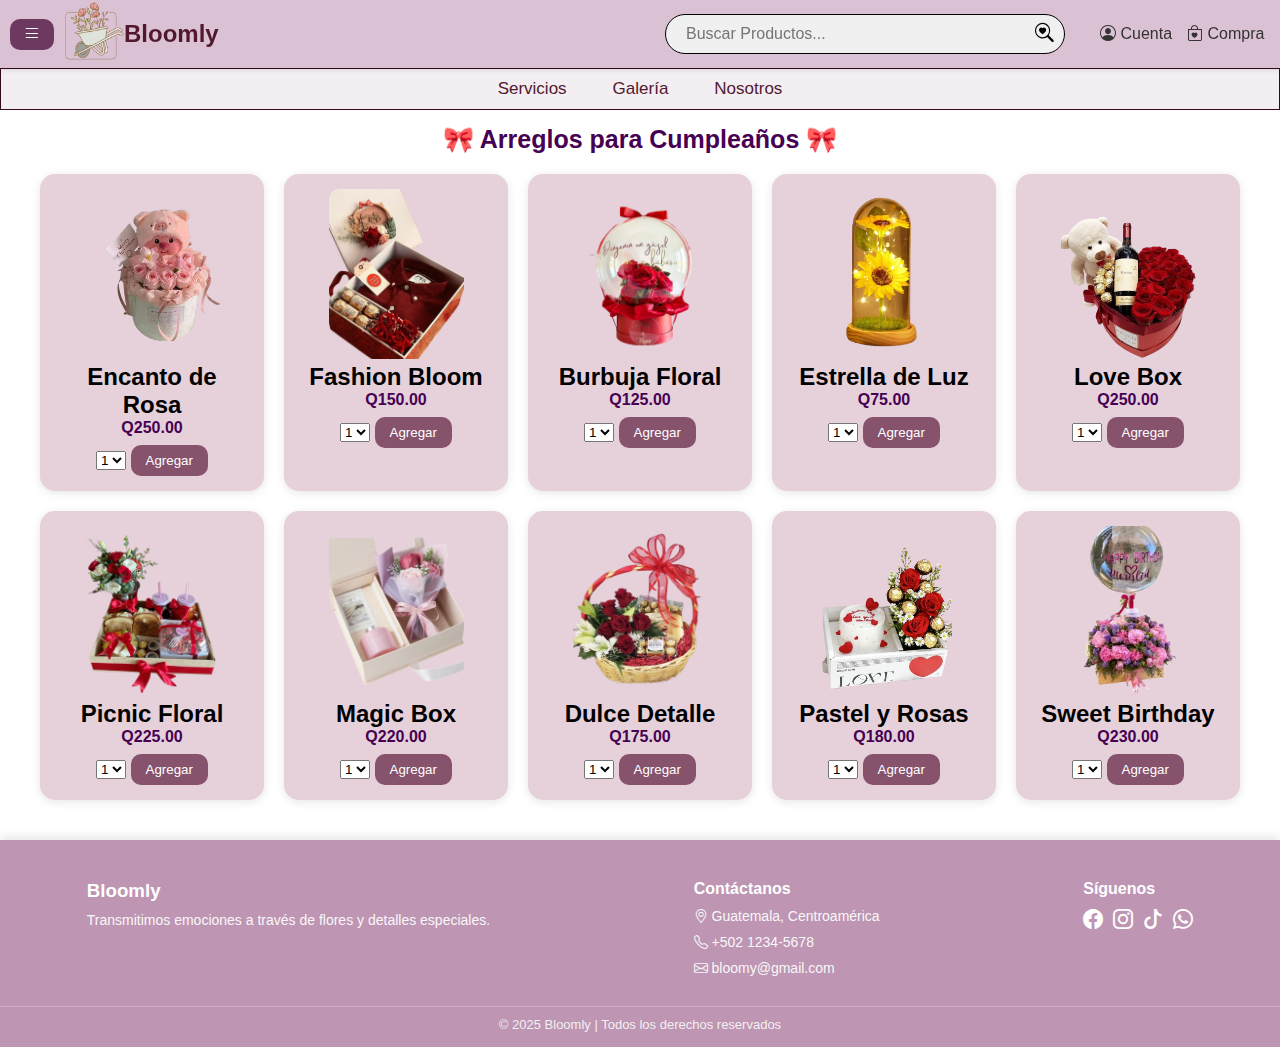
<file: HTML/arreglose.html>
<!DOCTYPE html>
<html lang="es">
<head>
  <meta charset="UTF-8">
  <meta name="viewport" content="width=device-width, initial-scale=1.0">
  <title>Arreglos Especiales</title>
  <link rel="stylesheet" href="../CSS/arreglose.css" />
  <link rel="stylesheet" href="https://cdn.jsdelivr.net/npm/bootstrap-icons@1.11.3/font/bootstrap-icons.min.css">
</head>

<body>
  <header>
    <nav class="nav">
      <div class="d1">
        <!-- Botón del menú hamburguesa -->
        <div class="ctg">
          <button class="menu-btn" id="menu-btn">
            <i class="bi bi-list"></i>
          </button>
        </div>

        <div class="logo">
          <a href="../index.html">
            <img src="../IMG/logo.png" alt="inicio" />
          </a>
          <h1 class="p1">Bloomly</h1>
        </div>
      </div>

      <div class="d2">
        <div class="busqueda">
          <input type="text" placeholder="Buscar Productos..." />
          <button><i class="bi bi-search-heart"></i></button>
        </div>

        <div class="icons">
          <a href="../HTML/cuenta.html" class="icon-link">
            <i class="bi bi-person-circle"></i> Cuenta
          </a>
          <a href="#" class="icon-link" id="btn-carrito">
            <i class="bi bi-bag-heart"></i> Compra
          </a>
        </div>
      </div>
    </nav>

    <div class="nav2">
      <ul class="ul1">
        <li><a class="l1" href="../HTML/servicios.html">Servicios</a></li>
        <li><a class="l1" href="../HTML/galeria.html">Galería</a></li>
        <li><a class="l1" href="../HTML/nosotros.html">Nosotros</a></li>
      </ul>
    </div>
  </header>

  <!-- Fondo oscuro al abrir el menú -->
  <div class="overlay" id="overlay"></div>

  <!-- Menú lateral -->
  <div class="menu-lateral" id="menu-lateral">
    <div class="mc">
      <button class="close-btn" id="close-btn"><i class="bi bi-list"></i></button>
      <h1>Categorías</h1>
    </div>

    <ul class="menu-lista">
      <li>
        <a href="../HTML/floresn.html" class="ic">
          <i class="bi bi-flower1"></i> Flores Naturales
        </a>
      </li>
      <li>
        <a href="../HTML/ramos.html" class="ic">
          <i class="bi bi-flower2"></i> Ramos Florales
        </a>
      </li>
      <li>
        <a href="../HTML/arreglosb.html" class="ic">
          <i class="bi bi-heart"></i> Arreglos para Boda
        </a>
      </li>
      <li>
        <a href="../HTML/arreglose.html" class="ic">
          <i class="bi bi-gift"></i> Arreglos Especiales
        </a>
      </li>
    </ul>
  </div>

  <!-- 🔹 Contenido principal -->
  <main>
    <h2 class="titulo-categoria">🎀 Arreglos para Cumpleaños 🎀</h2>
    <div class="productos">
      <!-- Producto 1 -->
      <div class="producto">
        <img src="../IMG/encanto rosa.png" alt="Rosas rojas">
        <h2>Encanto de Rosa</h2>
        <p class="precio">Q250.00</p>
        <select>
          <option value="1">1</option><option value="2">2</option><option value="3">3</option>
        </select>
        <button class="agregar-btn">Agregar</button>
      </div>

      <!-- Producto 2 -->
      <div class="producto">
        <img src="../IMG/fashion bloom.png" alt="Tulipanes">
        <h2>Fashion Bloom</h2>
        <p class="precio">Q150.00</p>
        <select>
          <option value="1">1</option><option value="2">2</option><option value="3">3</option>
        </select>
        <button class="agregar-btn">Agregar</button>
      </div>

      <!-- Producto 3 -->
      <div class="producto">
        <img src="../IMG/globo floral.png" alt="Lirios Blancos">
        <h2>Burbuja Floral</h2>
        <p class="precio">Q125.00</p>
        <select>
          <option value="1">1</option><option value="2">2</option><option value="3">3</option>
        </select>
        <button class="agregar-btn">Agregar</button>
      </div>

      <!-- Producto 4 -->
      <div class="producto">
        <img src="../IMG/estrella.png" alt="Margaritas">
        <h2>Estrella de Luz </h2>
        <p class="precio">Q75.00</p>
        <select>
          <option value="1">1</option><option value="2">2</option><option value="3">3</option>
        </select>
        <button class="agregar-btn">Agregar</button>
      </div>

      <!-- Producto 5 -->
      <div class="producto">
        <img src="../IMG/love box.png" alt="Girasoles">
        <h2>Love Box</h2>
        <p class="precio">Q250.00</p>
        <select>
          <option value="1">1</option><option value="2">2</option><option value="3">3</option>
        </select>
        <button class="agregar-btn">Agregar</button>
      </div>

      <!-- Producto 6 -->
      <div class="producto">
        <img src="../IMG/picnic.png" alt="Orquídeas">
        <h2>Picnic Floral</h2>
        <p class="precio">Q225.00</p>
        <select>
          <option value="1">1</option><option value="2">2</option><option value="3">3</option>
        </select>
        <button class="agregar-btn">Agregar</button>
      </div>

      <!-- Producto 7 -->
      <div class="producto">
        <img src="../IMG/magic.png" alt="Girasoles">
        <h2>Magic Box</h2>
        <p class="precio">Q220.00</p>
        <select>
          <option value="1">1</option><option value="2">2</option><option value="3">3</option>
        </select>
        <button class="agregar-btn">Agregar</button>
      </div>

      <!-- Producto 8 -->
      <div class="producto">
        <img src="../IMG/dulce detalle.png" alt="Girasoles">
        <h2>Dulce Detalle</h2>
        <p class="precio">Q175.00</p>
        <select>
          <option value="1">1</option><option value="2">2</option><option value="3">3</option>
        </select>
        <button class="agregar-btn">Agregar</button>
      </div>

      <!-- Producto 9 -->
      <div class="producto">
        <img src="../IMG/pastel y rosas.png" alt="Girasoles">
        <h2>Pastel y Rosas</h2>
        <p class="precio">Q180.00</p>
        <select>
          <option value="1">1</option><option value="2">2</option><option value="3">3</option>
        </select>
        <button class="agregar-btn">Agregar</button>
      </div>

      <!-- Producto 10 -->
      <div class="producto">
        <img src="../IMG/sweet.png" alt="Girasoles">
        <h2>Sweet Birthday</h2>
        <p class="precio">Q230.00</p>
        <select>
          <option value="1">1</option><option value="2">2</option><option value="3">3</option>
        </select>
        <button class="agregar-btn">Agregar</button>
      </div>
    </div>
  </main>

  <!-- VENTANA CARRITO -->
<div class="carrito" id="carrito">
  <div class="carrito-contenido">
    <div class="carrito-header">
      <h2><i class="bi bi-bag-heart"></i> Tus Compras</h2>
      <button id="cerrarCarrito" aria-label="Cerrar carrito">✕</button>
    </div>

    <ul id="listaCarrito"></ul>

    <div class="carrito-footer">
      <p id="total">Total: Q0.00</p>
      <div class="botones-carrito">
        <button id="vaciarCarrito">Vaciar</button>
      </div>
    </div>
  </div>
</div>
  <script src="../JS/carrito.js"></script>
  <script src="../JS/arreglose.js"></script>

  

  <footer class="footer">
    <div class="footer-contenido">

      <div class="footer-seccion">
        <h3>Bloomly</h3>
        <p>Transmitimos emociones a través de flores y detalles especiales.</p>
      </div>

      <div class="footer-seccion">
        <h4>Contáctanos</h4>
        <p><i class="bi bi-geo-alt"></i> Guatemala, Centroamérica</p>
        <p><i class="bi bi-telephone"></i> +502 1234-5678</p>
        <p><i class="bi bi-envelope"></i> bloomy@gmail.com</p>
      </div>

      <div class="footer-seccion redes">
        <h4>Síguenos</h4>
        <div class="iconos-redes">
          <a href="#"><i class="bi bi-facebook"></i></a>
          <a href="#"><i class="bi bi-instagram"></i></a>
          <a href="#"><i class="bi bi-tiktok"></i></a>
          <a href="#"><i class="bi bi-whatsapp"></i></a>
        </div>
      </div>
    </div>

    <div class="footer-final">
      <p>© 2025 Bloomly | Todos los derechos reservados</p>
    </div>
  </footer>

</body>

</html>
</file>
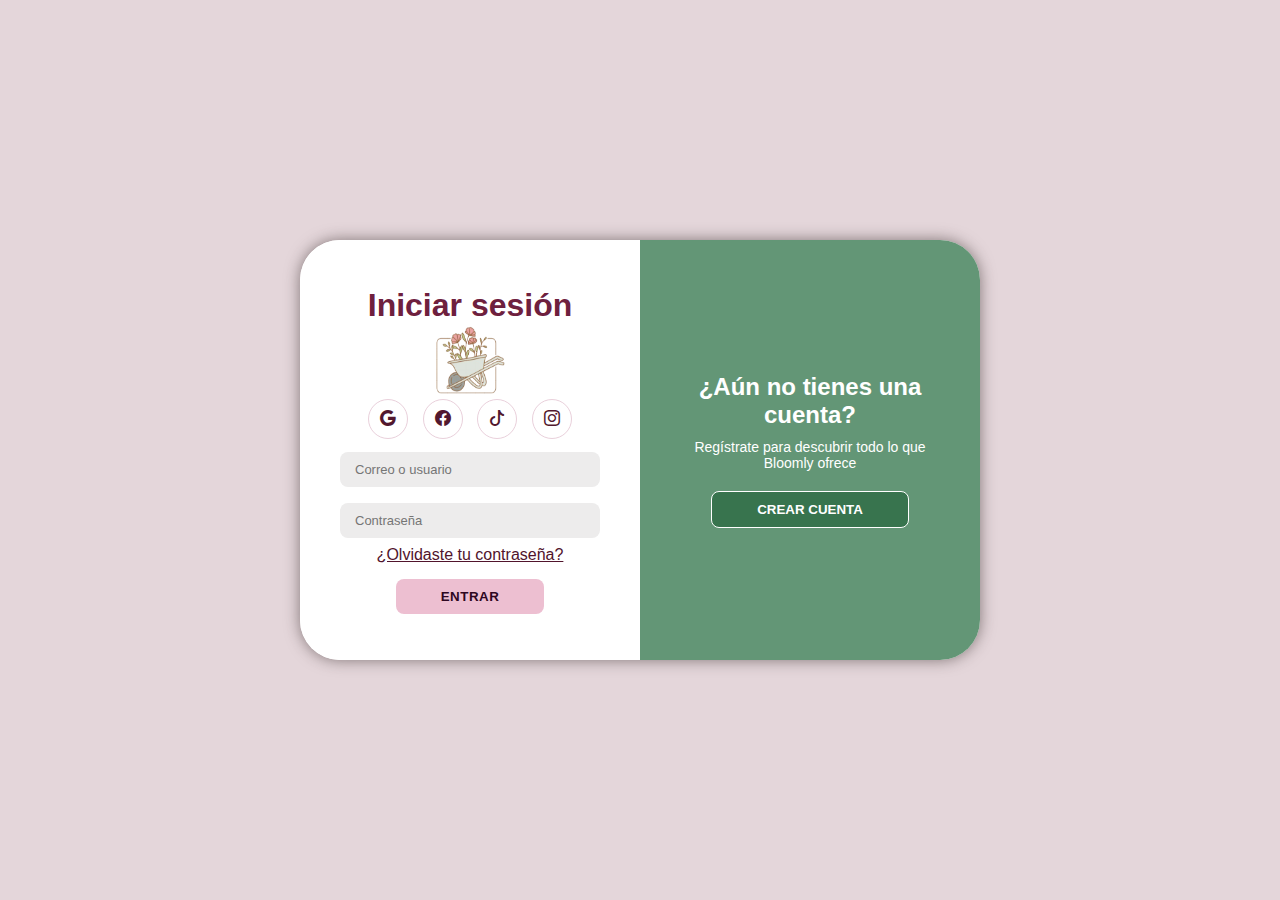
<file: HTML/cuenta.html>
<!DOCTYPE html>
<html lang="es">
<head>
  <meta charset="UTF-8">
  <meta name="viewport" content="width=device-width, initial-scale=1.0">
  <title>Cuenta - Bloomly</title>
  <link rel="stylesheet" href="https://cdn.jsdelivr.net/npm/bootstrap-icons@1.11.3/font/bootstrap-icons.min.css">
  <link rel="stylesheet" href="../CSS/cuenta.css">
</head>
<body>

  <div class="container" id="container">

    <div class="form-container sign-in">
      <form>
        <h1>Iniciar sesión</h1>
        <img class="logo" src="../IMG/logo.png" alt="logo">
        <div class="iconos">
          <a href="#"><i class="bi bi-google"></i></a>
          <a href="#"><i class="bi bi-facebook"></i></a>
          <a href="#"><i class="bi bi-tiktok"></i></a>
          <a href="#"><i class="bi bi-instagram"></i></a>
        </div>
        <input type="email" placeholder="Correo o usuario">
        <input type="password" placeholder="Contraseña">
        <a href="#">¿Olvidaste tu contraseña?</a>
        <button type="button" onclick="window.location.href='/index.html';">Entrar</button>
      </form>
    </div>

    <div class="form-container sign-up">
      <form>
        <h1>Crear cuenta</h1>
        <img class="logo" src="../IMG/logo.png " alt="logo">
        <div class="iconos">
          <a href="#"><i class="bi bi-google"></i></a>
          <a href="#"><i class="bi bi-facebook"></i></a>
          <a href="#"><i class="bi bi-tiktok"></i></a>
          <a href="#"><i class="bi bi-instagram"></i></a>
        </div>
        <input type="text" placeholder="Nombre completo">
        <input type="email" placeholder="Correo electrónico">
        <input type="password" placeholder="Contraseña">
        <button type="button" onclick="window.location.href='/index.html';">Registrarse</button>
      </form>
    </div>

    <div class="toggle-container">
      <div class="toggle">
        <div class="toggle-panel toggle-left">
          <h1>¿Ya tienes una cuenta?</h1>
          <p>Inicia sesión para acceder a todas las funciones de Bloomly</p>
          <button class="hidden" id="login">Iniciar sesión</button>
        </div>
        <div class="toggle-panel toggle-right">
          <h1>¿Aún no tienes una cuenta?</h1>
          <p>Regístrate para descubrir todo lo que Bloomly ofrece</p>
          <button class="hidden" id="register">Crear cuenta</button>
        </div>
      </div>
    </div>

  </div>

  <script src="../JS/cuenta.js"></script>
</body>
</html>
</file>
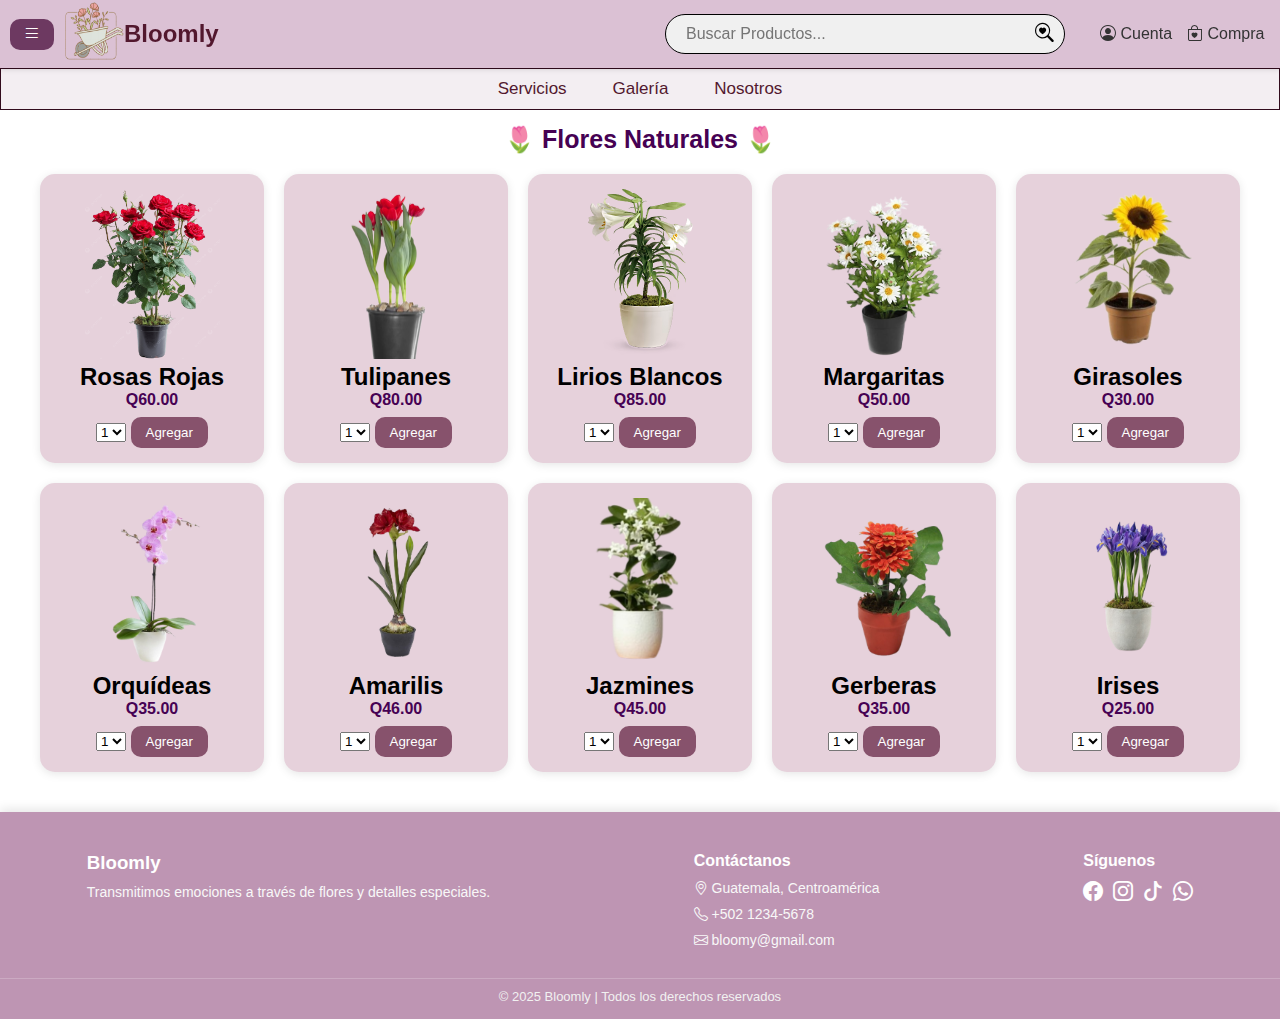
<file: HTML/floresn.html>
<!DOCTYPE html>
<html lang="es">
<head>
  <meta charset="UTF-8" />
  <meta name="viewport" content="width=device-width, initial-scale=1.0">
  <title>Flores Naturales</title>
  <link rel="stylesheet" href="../CSS/floresn.css" />
  <link rel="stylesheet" href="https://cdn.jsdelivr.net/npm/bootstrap-icons@1.11.3/font/bootstrap-icons.min.css"/>
</head>

<body>
  <header>
    <nav class="nav">
      <div class="d1">
        <!-- Botón del menú hamburguesa -->
        <div class="ctg">
          <button class="menu-btn" id="menu-btn">
            <i class="bi bi-list"></i>
          </button>
        </div>

        <div class="logo">
          <a href="../index.html">
            <img src="../IMG/logo.png" alt="inicio" />
          </a>
          <h1 class="p1">Bloomly</h1>
        </div>
      </div>

      <div class="d2">
        <div class="busqueda">
          <input type="text" placeholder="Buscar Productos..." />
          <button><i class="bi bi-search-heart"></i></button>
        </div>

        <div class="icons">
          <a href="../HTML/cuenta.html" class="icon-link">
            <i class="bi bi-person-circle"></i> Cuenta
          </a>
          <a href="#" class="icon-link" id="btn-carrito">
            <i class="bi bi-bag-heart"></i> Compra
          </a>
        </div>
      </div>
    </nav>

    <div class="nav2">
      <ul class="ul1">
        <li><a class="l1" href="../HTML/servicios.html">Servicios</a></li>
        <li><a class="l1" href="../HTML/galeria.html">Galería</a></li>
        <li><a class="l1" href="../HTML/nosotros.html">Nosotros</a></li>
      </ul>
    </div>
  </header>

  <!-- Fondo oscuro al abrir el menú -->
  <div class="overlay" id="overlay"></div>

  <!-- Menú lateral -->
  <div class="menu-lateral" id="menu-lateral">
    <div class="mc">
      <button class="close-btn" id="close-btn"><i class="bi bi-list"></i></button>
      <h1>Categorías</h1>
    </div>

    <ul class="menu-lista">
      <li>
        <a href="../HTML/floresn.html" class="ic">
          <i class="bi bi-flower1"></i> Flores Naturales
        </a>
      </li>
      <li>
        <a href="../HTML/ramos.html" class="ic">
          <i class="bi bi-flower2"></i> Ramos Florales
        </a>
      </li>
      <li>
        <a href="../HTML/arreglosb.html" class="ic">
          <i class="bi bi-heart"></i> Arreglos para Boda
        </a>
      </li>
      <li>
        <a href="../HTML/arreglose.html" class="ic">
          <i class="bi bi-gift"></i> Arreglos Especiales
        </a>
      </li>
    </ul>
  </div>

  <!-- 🔹 Contenido principal -->
  <main>
    <h2 class="titulo-categoria">🌷 Flores Naturales 🌷</h2>
    <div class="productos">
      <!-- Producto 1 -->
      <div class="producto">
        <img src="../IMG/rosas rojas.png" alt="Rosas rojas">
        <h2>Rosas Rojas</h2>
        <p class="precio">Q60.00</p>
        <select>
          <option value="1">1</option><option value="2">2</option><option value="3">3</option>
        </select>
        <button class="agregar-btn">Agregar</button>
      </div>

      <!-- Producto 2 -->
      <div class="producto">
        <img src="../IMG/tulipanes.png" alt="Tulipanes">
        <h2>Tulipanes</h2>
        <p class="precio">Q80.00</p>
        <select>
          <option value="1">1</option><option value="2">2</option><option value="3">3</option>
        </select>
        <button class="agregar-btn">Agregar</button>
      </div>

      <!-- Producto 3 -->
      <div class="producto">
        <img src="../IMG/lirios blancos.avif" alt="Lirios Blancos">
        <h2>Lirios Blancos</h2>
        <p class="precio">Q85.00</p>
        <select>
          <option value="1">1</option><option value="2">2</option><option value="3">3</option>
        </select>
        <button class="agregar-btn">Agregar</button>
      </div>

      <!-- Producto 4 -->
      <div class="producto">
        <img src="../IMG/margaritas.png" alt="Margaritas">
        <h2>Margaritas</h2>
        <p class="precio">Q50.00</p>
        <select>
          <option value="1">1</option><option value="2">2</option><option value="3">3</option>
        </select>
        <button class="agregar-btn">Agregar</button>
      </div>

      <!-- Producto 5 -->
      <div class="producto">
        <img src="../IMG/girasol.png" alt="Girasoles">
        <h2>Girasoles</h2>
        <p class="precio">Q30.00</p>
        <select>
          <option value="1">1</option><option value="2">2</option><option value="3">3</option>
        </select>
        <button class="agregar-btn">Agregar</button>
      </div>

      <!-- Producto 6 -->
      <div class="producto">
        <img src="../IMG/orquidea.png" alt="Orquídeas">
        <h2>Orquídeas</h2>
        <p class="precio">Q35.00</p>
        <select>
          <option value="1">1</option><option value="2">2</option><option value="3">3</option>
        </select>
        <button class="agregar-btn">Agregar</button>
      </div>

      <!-- Producto 7 -->
      <div class="producto">
        <img src="../IMG/amarilis.png" alt="Girasoles">
        <h2>Amarilis</h2>
        <p class="precio">Q46.00</p>
        <select>
          <option value="1">1</option><option value="2">2</option><option value="3">3</option>
        </select>
        <button class="agregar-btn">Agregar</button>
      </div>

      <!-- Producto 8 -->
      <div class="producto">
        <img src="../IMG/Jazmin.png" alt="Girasoles">
        <h2>Jazmines</h2>
        <p class="precio">Q45.00</p>
        <select>
          <option value="1">1</option><option value="2">2</option><option value="3">3</option>
        </select>
        <button class="agregar-btn">Agregar</button>
      </div>

      <!-- Producto 9 -->
      <div class="producto">
        <img src="../IMG/gerbera.png" alt="Girasoles">
        <h2>Gerberas</h2>
        <p class="precio">Q35.00</p>
        <select>
          <option value="1">1</option><option value="2">2</option><option value="3">3</option>
        </select>
        <button class="agregar-btn">Agregar</button>
      </div>

      <!-- Producto 10 -->
      <div class="producto">
        <img src="../IMG/iris.png" alt="Girasoles">
        <h2>Irises</h2>
        <p class="precio">Q25.00</p>
        <select>
          <option value="1">1</option><option value="2">2</option><option value="3">3</option>
        </select>
        <button class="agregar-btn">Agregar</button>
      </div>
    </div>
  </main>
  
  <!-- VENTANA CARRITO -->
<div class="carrito" id="carrito">
  <div class="carrito-contenido">
    <div class="carrito-header">
      <h2><i class="bi bi-bag-heart"></i> Tus Compras</h2>
      <button id="cerrarCarrito" aria-label="Cerrar carrito">✕</button>
    </div>

    <ul id="listaCarrito"></ul>

    <div class="carrito-footer">
      <p id="total">Total: Q0.00</p>
      <div class="botones-carrito">
        <button id="vaciarCarrito">Vaciar</button>
      </div>
    </div>
  </div>
</div>


  <script src="../JS/floresn.js"></script>
  <script src="../JS/carrito.js"></script>
  

  <footer class="footer">
    <div class="footer-contenido">

      <div class="footer-seccion">
        <h3>Bloomly</h3>
        <p>Transmitimos emociones a través de flores y detalles especiales.</p>
      </div>

      <div class="footer-seccion">
        <h4>Contáctanos</h4>
        <p><i class="bi bi-geo-alt"></i> Guatemala, Centroamérica</p>
        <p><i class="bi bi-telephone"></i> +502 1234-5678</p>
        <p><i class="bi bi-envelope"></i> bloomy@gmail.com</p>
      </div>

      <div class="footer-seccion redes">
        <h4>Síguenos</h4>
        <div class="iconos-redes">
          <a href="#"><i class="bi bi-facebook"></i></a>
          <a href="#"><i class="bi bi-instagram"></i></a>
          <a href="#"><i class="bi bi-tiktok"></i></a>
          <a href="#"><i class="bi bi-whatsapp"></i></a>
        </div>
      </div>
    </div>

    <div class="footer-final">
      <p>© 2025 Bloomly | Todos los derechos reservados</p>
    </div>
  </footer>

</body>

</html>
</file>
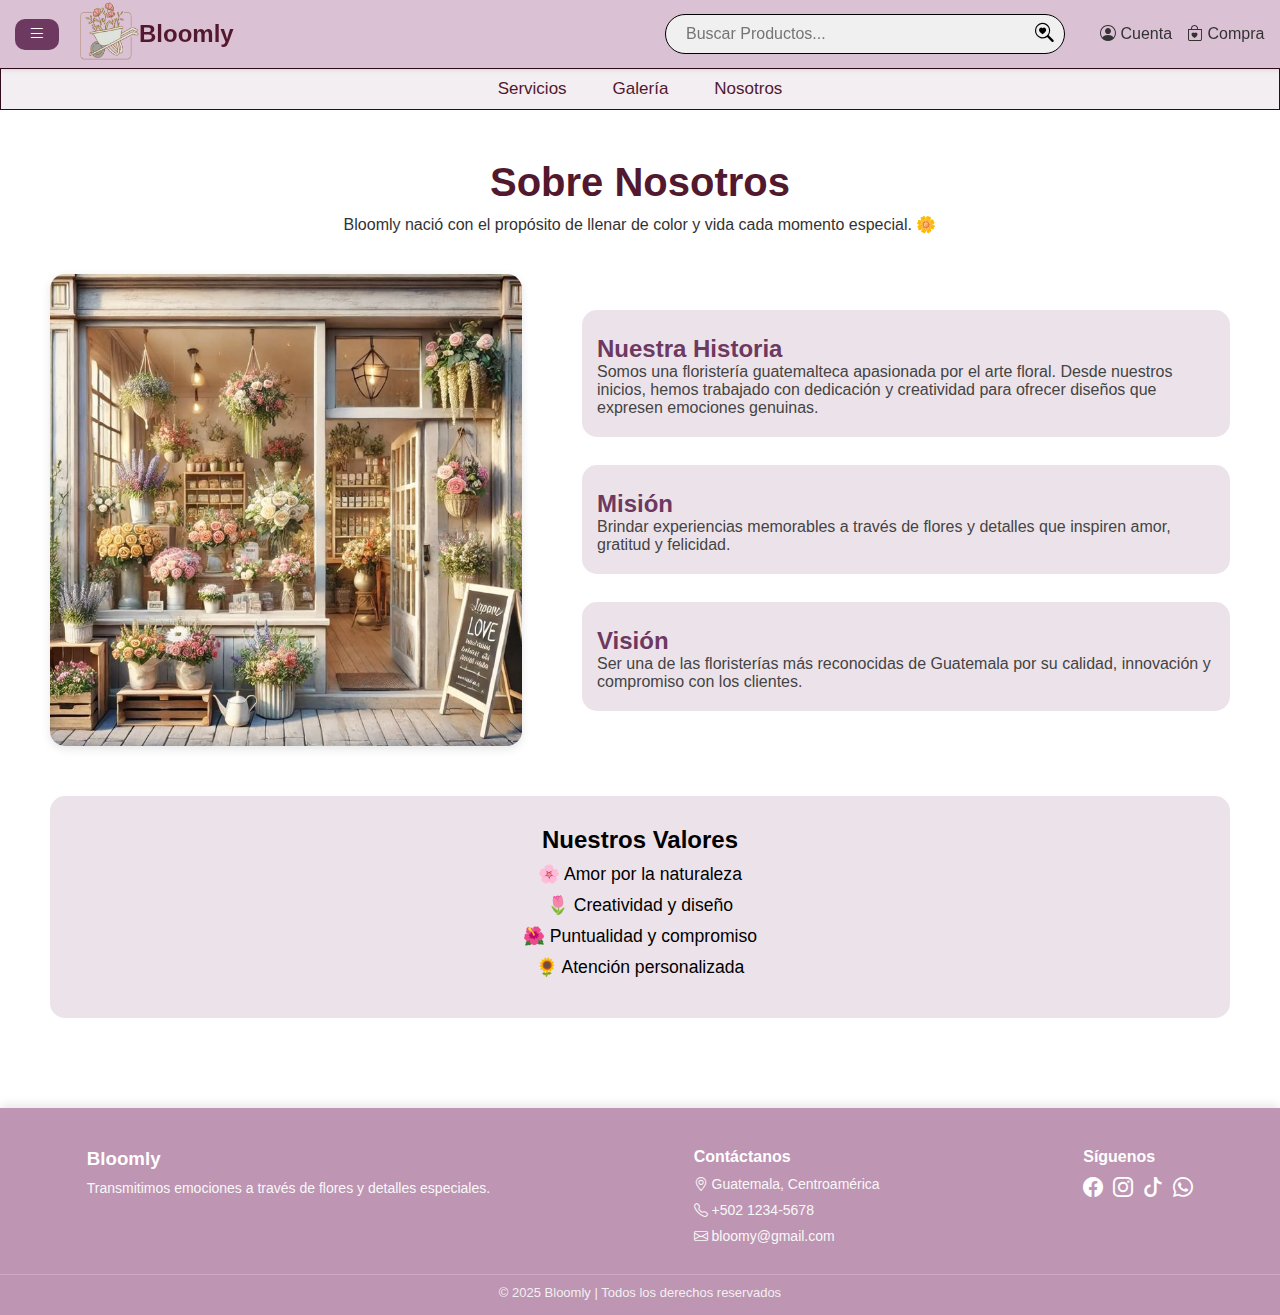
<file: HTML/nosotros.html>
<!DOCTYPE html>
<html lang="es">
<head>
  <meta charset="UTF-8" />
  <meta name="viewport" content="width=device-width, initial-scale=1.0" />
  <title>Nosotros</title>
  <link rel="stylesheet" href="../CSS/nosotros.css" />
  <link rel="stylesheet" href="https://cdn.jsdelivr.net/npm/bootstrap-icons@1.11.3/font/bootstrap-icons.min.css"/>
</head>

<body>
  <header>
    <nav class="nav">
      <div class="d1">
        <!-- Botón del menú hamburguesa -->
        <div class="ctg">
          <button class="menu-btn" id="menu-btn">
            <i class="bi bi-list"></i>
          </button>
        </div>

        <div class="logo">
          <a href="../index.html">
            <img src="../IMG/logo.png" alt="inicio" />
          </a>
          <h1 class="p1">Bloomly</h1>
        </div>
      </div>

      <div class="d2">
        <div class="busqueda">
          <input type="text" placeholder="Buscar Productos..." />
          <button><i class="bi bi-search-heart"></i></button>
        </div>

        <div class="icons">
          <a href="../HTML/cuenta.html" class="icon-link">
            <i class="bi bi-person-circle"></i> Cuenta
          </a>
          <a href="#" class="icon-link" id="btn-carrito">
            <i class="bi bi-bag-heart"></i> Compra
          </a>
        </div>
      </div>
    </nav>

    <div class="nav2">
      <ul class="ul1">
        <li><a class="l1" href="../HTML/servicios.html">Servicios</a></li>
        <li><a class="l1" href="../HTML/galeria.html">Galería</a></li>
        <li><a class="l1" href="../HTML/nosotros.html">Nosotros</a></li>
      </ul>
    </div>
  </header>

  <!-- Fondo oscuro al abrir el menú -->
  <div class="overlay" id="overlay"></div>

  <!-- Menú lateral -->
  <div class="menu-lateral" id="menu-lateral">
    <div class="mc">
      <button class="close-btn" id="close-btn"><i class="bi bi-list"></i></button>
      <h1>Categorías</h1>
    </div>

    <ul class="menu-lista">
      <li>
        <a href="../HTML/floresn.html" class="ic">
          <i class="bi bi-flower1"></i> Flores Naturales
        </a>
      </li>
      <li>
        <a href="../HTML/ramos.html" class="ic">
          <i class="bi bi-flower2"></i> Ramos Florales
        </a>
      </li>
      <li>
        <a href="../HTML/arreglosb.html" class="ic">
          <i class="bi bi-heart"></i> Arreglos para Boda
        </a>
      </li>
      <li>
        <a href="../HTML/arreglose.html" class="ic">
          <i class="bi bi-gift"></i> Arreglos Especiales
        </a>
      </li>
    </ul>
  </div>

    <main class="nosotros">
        <section class="intro">
            <h1>Sobre Nosotros</h1>
            <p>Bloomly nació con el propósito de llenar de color y vida cada momento especial. 🌼</p>
        </section>

        <section class="contenido">
            <img src="../IMG/bloomly.jpeg" alt="Tienda Bloomly">
            <div class="texto">
                <div class="ns">
                    <h2>Nuestra Historia</h2>
                    <p>Somos una floristería guatemalteca apasionada por el arte floral. Desde nuestros inicios, hemos trabajado con dedicación y creatividad para ofrecer diseños que expresen emociones genuinas.</p>
                </div>

                <div class="ns">
                    <h2>Misión</h2>
                    <p>Brindar experiencias memorables a través de flores y detalles que inspiren amor, gratitud y felicidad.</p>
                </div>

                <div class="ns">
                    <h2>Visión</h2>
                    <p>Ser una de las floristerías más reconocidas de Guatemala por su calidad, innovación y compromiso con los clientes.</p>
                </div>
            </div>
        </section>

        <section class="valores">
            <h2>Nuestros Valores</h2>
            <ul>
              <li>🌸 Amor por la naturaleza</li>
              <li>🌷 Creatividad y diseño</li>
              <li>🌺 Puntualidad y compromiso</li>
              <li>🌻 Atención personalizada</li>
            </ul>
        </section>
    </main>

        <!-- VENTANA CARRITO -->
    <div class="carrito" id="carrito">
      <div class="carrito-contenido">
        <div class="carrito-header">
          <h2><i class="bi bi-bag-heart"></i> Tus Compras</h2>
          <button id="cerrarCarrito" aria-label="Cerrar carrito">✕</button>
        </div>

        <ul id="listaCarrito"></ul>

        <div class="carrito-footer">
          <p id="total">Total: Q0.00</p>
          <div class="botones-carrito">
            <button id="vaciarCarrito">Vaciar</button>
          </div>
        </div>
      </div>
    </div>

    <script src="../JS/nosotros.js"></script>
    <scriptsrc="../JS/carrito.js"></script>
  

    <footer class="footer">
      <div class="footer-contenido">

        <div class="footer-seccion">
          <h3>Bloomly</h3>
          <p>Transmitimos emociones a través de flores y detalles especiales.</p>
         </div>

        <div class="footer-seccion">
          <h4>Contáctanos</h4>
          <p><i class="bi bi-geo-alt"></i> Guatemala, Centroamérica</p>
          <p><i class="bi bi-telephone"></i> +502 1234-5678</p>
          <p><i class="bi bi-envelope"></i> bloomy@gmail.com</p>
        </div>

        <div class="footer-seccion redes">
          <h4>Síguenos</h4>
          <div class="iconos-redes">
            <a href="#"><i class="bi bi-facebook"></i></a>
            <a href="#"><i class="bi bi-instagram"></i></a>
            <a href="#"><i class="bi bi-tiktok"></i></a>
            <a href="#"><i class="bi bi-whatsapp"></i></a>
          </div>
        </div>
      </div>

      <div class="footer-final">
        <p>© 2025 Bloomly | Todos los derechos reservados</p>
      </div>
    </footer>
  
  </body>
</html>
</file>
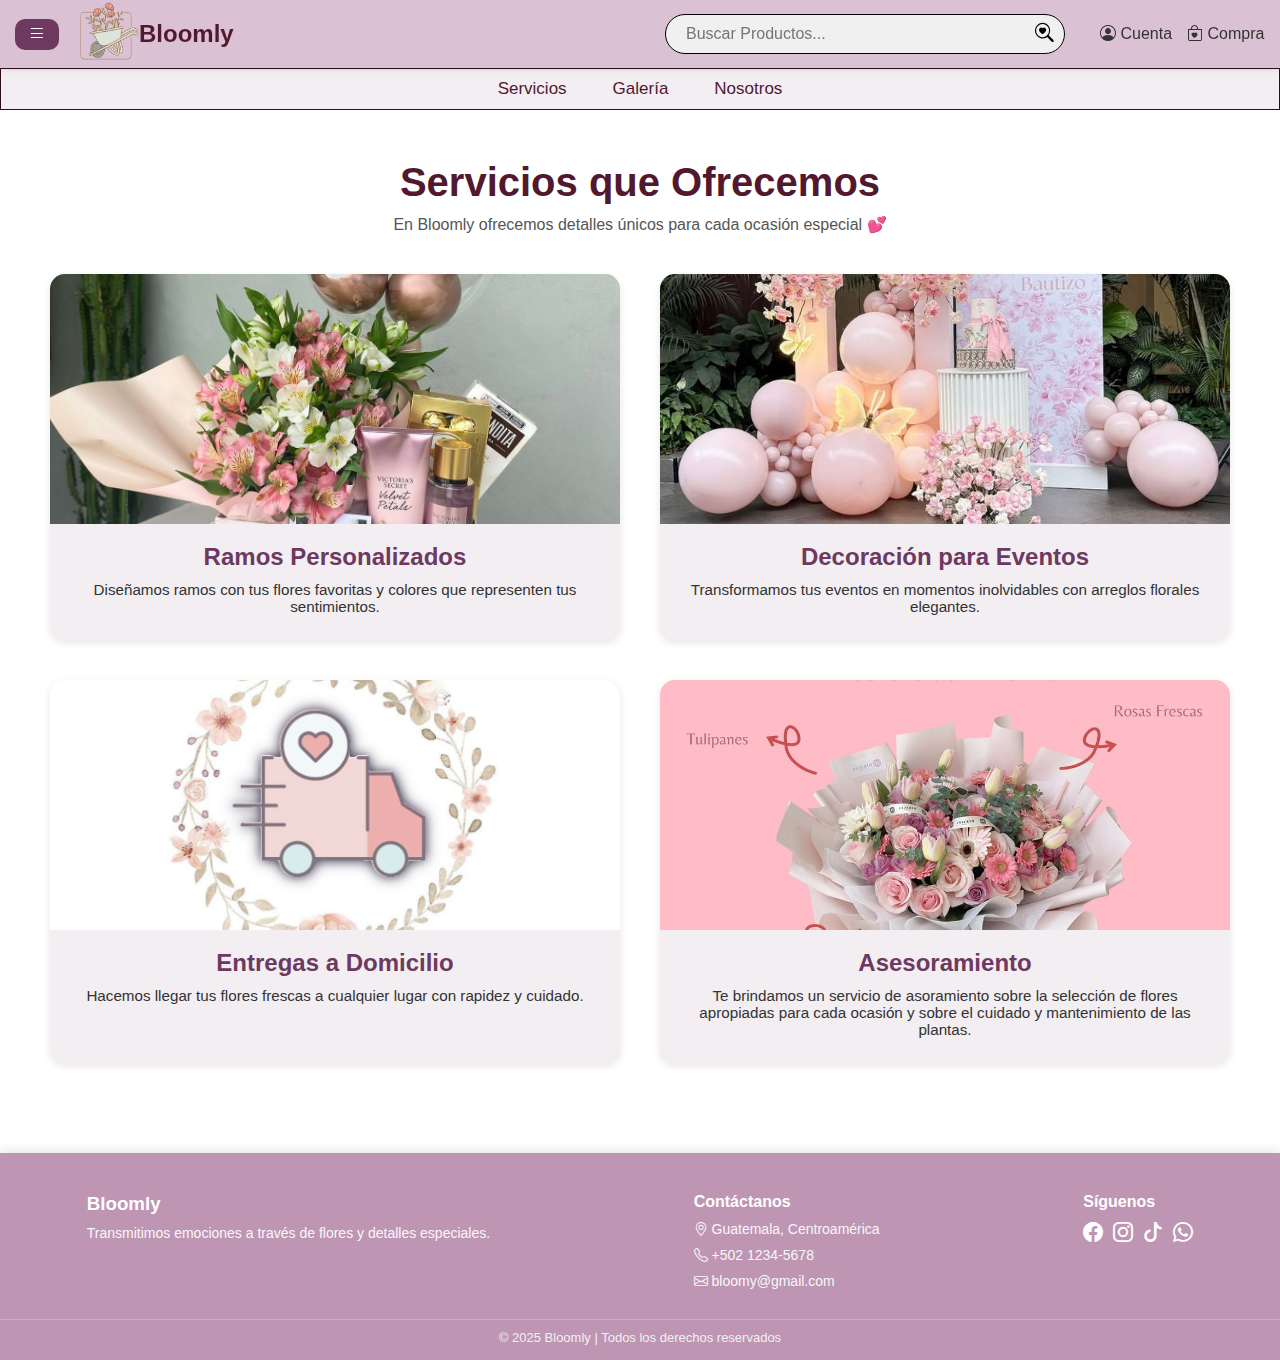
<file: HTML/servicios.html>
<!DOCTYPE html>
<html lang="es">
<head>
  <meta charset="UTF-8" />
  <meta name="viewport" content="width=device-width, initial-scale=1.0" />
  <title>Servicios</title>
  <link rel="stylesheet" href="../CSS/servicios.css" />
  <link rel="stylesheet" href="https://cdn.jsdelivr.net/npm/bootstrap-icons@1.11.3/font/bootstrap-icons.min.css"/>
</head>

<body>
  <header>
    <nav class="nav">
      <div class="d1">
        <!-- Botón del menú hamburguesa -->
        <div class="ctg">
          <button class="menu-btn" id="menu-btn">
            <i class="bi bi-list"></i>
          </button>
        </div>

        <div class="logo">
          <a href="../index.html">
            <img src="../IMG/logo.png" alt="inicio" />
          </a>
          <h1 class="p1">Bloomly</h1>
        </div>
      </div>

      <div class="d2">
        <div class="busqueda">
          <input type="text" placeholder="Buscar Productos..." />
          <button><i class="bi bi-search-heart"></i></button>
        </div>

        <div class="icons">
          <a href="../HTML/cuenta.html" class="icon-link">
            <i class="bi bi-person-circle"></i> Cuenta
          </a>
          <a href="#" class="icon-link" id="btn-carrito">
            <i class="bi bi-bag-heart"></i> Compra
          </a>
        </div>
      </div>
    </nav>

    <div class="nav2">
      <ul class="ul1">
        <li><a class="l1" href="../HTML/servicios.html">Servicios</a></li>
        <li><a class="l1" href="../HTML/galeria.html">Galería</a></li>
        <li><a class="l1" href="../HTML/nosotros.html">Nosotros</a></li>
      </ul>
    </div>
  </header>

  <!-- Fondo oscuro al abrir el menú -->
  <div class="overlay" id="overlay"></div>

  <!-- Menú lateral -->
  <div class="menu-lateral" id="menu-lateral">
    <div class="mc">
      <button class="close-btn" id="close-btn"><i class="bi bi-list"></i></button>
      <h1>Categorías</h1>
    </div>

    <ul class="menu-lista">
      <li>
        <a href="../HTML/floresn.html" class="ic">
          <i class="bi bi-flower1"></i> Flores Naturales
        </a>
      </li>
      <li>
        <a href="../HTML/ramos.html" class="ic">
          <i class="bi bi-flower2"></i> Ramos Florales
        </a>
      </li>
      <li>
        <a href="../HTML/arreglosb.html" class="ic">
          <i class="bi bi-heart"></i> Arreglos para Boda
        </a>
      </li>
      <li>
        <a href="../HTML/arreglose.html" class="ic">
          <i class="bi bi-gift"></i> Arreglos Especiales
        </a>
      </li>
    </ul>
  </div>

  <main class="servicios">
  <section class="titulo-seccion">
    <h1>Servicios que Ofrecemos</h1>
    <p>En Bloomly ofrecemos detalles únicos para cada ocasión especial 💕</p>
  </section>

  <section class="servicios-lista">
    <div class="servicio">
      <img src="../IMG/servicio1.jpg" alt="Ramos personalizados">
      <h2>Ramos Personalizados</h2>
      <p>Diseñamos ramos con tus flores favoritas y colores que representen tus sentimientos.</p>
    </div>

    <div class="servicio">
      <img src="../IMG/servicio2.jpg" alt="Decoración para bodas">
      <h2>Decoración para Eventos</h2>
      <p>Transformamos tus eventos en momentos inolvidables con arreglos florales elegantes.</p>
    </div>

    <div class="servicio">
      <img src="../IMG/servicio3.png" alt="Entregas a domicilio">
      <h2>Entregas a Domicilio</h2>
      <p>Hacemos llegar tus flores frescas a cualquier lugar con rapidez y cuidado.</p>
    </div>

    <div class="servicio">
      <img src="../IMG/servicio4.jpg" alt="Arreglos corporativos">
      <h2>Asesoramiento</h2>
      <p>Te brindamos un servicio de asoramiento sobre la selección de flores apropiadas para cada ocasión y sobre el cuidado y mantenimiento de las plantas.</p>
    </div>
  </section>
</main>

  <!-- VENTANA CARRITO -->
  <div class="carrito" id="carrito">
    <div class="carrito-contenido">
      <div class="carrito-header">
        <h2><i class="bi bi-bag-heart"></i> Tus Compras</h2>
        <button id="cerrarCarrito" aria-label="Cerrar carrito">✕</button>
      </div>

      <ul id="listaCarrito"></ul>

      <div class="carrito-footer">
        <p id="total">Total: Q0.00</p>
        <div class="botones-carrito">
          <button id="vaciarCarrito">Vaciar</button>
        </div>
      </div>
    </div>
  </div>

  <script src="../JS/servicios.js"></script>
  <script src="../JS/carrito.js"></script>
  

  <footer class="footer">
    <div class="footer-contenido">

      <div class="footer-seccion">
        <h3>Bloomly</h3>
        <p>Transmitimos emociones a través de flores y detalles especiales.</p>
      </div>

      <div class="footer-seccion">
        <h4>Contáctanos</h4>
        <p><i class="bi bi-geo-alt"></i> Guatemala, Centroamérica</p>
        <p><i class="bi bi-telephone"></i> +502 1234-5678</p>
        <p><i class="bi bi-envelope"></i> bloomy@gmail.com</p>
      </div>

      <div class="footer-seccion redes">
        <h4>Síguenos</h4>
        <div class="iconos-redes">
          <a href="#"><i class="bi bi-facebook"></i></a>
          <a href="#"><i class="bi bi-instagram"></i></a>
          <a href="#"><i class="bi bi-tiktok"></i></a>
          <a href="#"><i class="bi bi-whatsapp"></i></a>
        </div>
      </div>
    </div>

    <div class="footer-final">
      <p>© 2025 Bloomly | Todos los derechos reservados</p>
    </div>
  </footer>
</body>
</html>
</file>
<file: CSS/arreglose.css>
* {
  margin: 0;
  padding: 0;
  box-sizing: border-box;
  font-family: 'montserrat', sans-serif;
}

.nav {
  display: flex;
  align-items: center;
  justify-content: space-between;
  background-color: #dbc1d4;
  padding: 0px 10px;
  box-shadow: 0 2px 5px rgba(0,0,0,0.1);
  position: sticky;
  top: 0;
  z-index: 100;
}

.d1 {
  display: flex;
  align-items: center;
  gap: 10px;
  justify-content: flex-start;
}

.ctg {
   position: relative
}

.menu-btn, .close-btn {
  background-color: #6d3961;
  border: none;
  padding: 5px 13px;
  border-radius: 10px;
  cursor: pointer;
  font-weight: bold;
  display: flex;
  align-items: center;
  gap: 5px;
  transition: 0.3s;
  font-size: 1.1rem;
  color: #ffffff;
}

.menu-btn:hover, .close-btn:hover {
  background-color: #5f2555;
}

.overlay {
  position: fixed;
  top: 0;
  left: 0;
  width: 100%;
  height: 100%;
  background-color: rgba(0, 0, 0, 0.4);
  opacity: 0;
  pointer-events: none;
  transition: opacity 0.4s ease;
  z-index: 100;
}

.overlay.activo {
  opacity: 1;
  pointer-events: all;
}

.menu-lateral {
  position: fixed;
  top: 0;
  left: -320px;
  width: 220px;
  height: 100%;
  background: #dbc1d4;
  box-shadow: 3px 0 10px 2px rgba(0, 0, 0, 0.3);
  transition: all 0.4s ease-in-out;
  z-index: 100;
  padding-top: 13px;
  border-top-right-radius: 20px;
  border-bottom-right-radius: 20px;
}

.menu-lateral.activo { left: 0; }

.mc {
  display: flex;
  align-items: center;
  justify-content: start;
  gap: 8px;
  font-size: 13px;
  color: #390519;
}

.menu-lista {
  list-style: none;
  padding: 0 5px;
  margin-top: 15px;
}

.menu-lista a {
  font-size: 1.1rem;
  padding: 10px 0;
  cursor: pointer;
  color: #350020;
  display: flex;
  align-items: center;
  gap: 8px;
  transition: 0.3s;
  border-top: 2px solid #530049;
  text-decoration: none;
}

.menu-lista a:hover {
  transform: translateX(5px);
  color: #ffffff;
  background-color: #926791b5;
}

.logo {
  display: flex;
  align-items: center;
}

.logo img {
  width: 60px;
  height: 60px;
  margin-bottom: 4px;
}

.logo h1 {
  font-size: 1.5rem;
  color: #52182e;
  font-family: sans-serif;
}

.d2 {
  display: flex;
  align-items: center;
  width: 605px;
}

.busqueda {
  display: flex;
  align-items: center;
  flex: 1;
  max-width: 400px;
  margin: 0 15px 0 0;
  background-color: #f0f0f0;
  border-radius: 20px;
  padding: 5px 10px;
  border: 1px solid;
}

.busqueda input {
  flex: 15;
  border: none;
  background: none;
  outline: none;
  padding: 5px 10px;
  font-size: 1rem;
}

.busqueda button {
  background: none;
  border: none;
  cursor: pointer;
  font-size: 1.2rem;
  color: #000000;
}

.icons {
  display: flex;
  align-items: center;
  margin-left: 20px;
  gap: 15px;
}

.icons a {
  text-decoration: none;
  cursor: pointer;
  font-size: 1rem;
  color: #333;
  transition: color 0.3s;
}

.icons a:hover {
  color: #ffffff;
}

.ul1 {
  list-style: none;
  display: flex;
  justify-content: center;
  align-items: center;
  margin: 0;
  padding: 10px;
  border: 1px solid rgb(49, 11, 29);
  background-color: #f3eef2;
}

.l1 {
  text-decoration: none;
  color: #52182e;
  font-size: 17px;
  margin: 5px 13px;
  padding: 0 10px;
  transition: color 0.3s;
}

.l1:hover {
  color: #8f526e;
  text-decoration: underline;
}

/* Carrito lateral */
.carrito {
  position: fixed;
  top: 0;
  right: -100%;
  width: 360px;
  max-width: 95%;
  height: 100%;
  background: #fff;
  box-shadow: -4px 0 18px rgba(0,0,0,0.18);
  transition: right 0.25s ease;
  z-index: 9999;
  display: flex;
  flex-direction: column;
}

.carrito.activo { right: 0; }

.carrito-contenido {
  display: flex;
  flex-direction: column;
  height: 100%;
  padding: 18px;
}

.carrito-header {
  display: flex;
  justify-content: space-between;
  align-items: center;
}

#cerrarCarrito {
  background: transparent;
  border: none;
  font-size: 1.2rem;
  cursor: pointer;
}

#listaCarrito {
  list-style: none;
  padding: 0;
  margin: 12px 0;
  overflow-y: auto;
  flex-grow: 1;
}

#listaCarrito li {
  display: flex;
  justify-content: space-between;
  gap: 8px;
  align-items: center;
  padding: 8px;
  border-radius: 8px;
  background: #f7eaf2;
  margin-bottom: 8px;
}

#listaCarrito li button {
  background: #b33b6e;
  border: none;
  color: #fff;
  padding: 4px 8px;
  border-radius: 6px;
  cursor: pointer;
}

.carrito-footer {
  border-top: 1px solid rgba(0,0,0,0.05);
  padding-top: 10px;
}

.botones-carrito button {
  background: #6d3961;
  color: #fff;
  border: none;
  padding: 8px 12px;
  border-radius: 8px;
  cursor: pointer;
}


.titulo-categoria {
  text-align: center;
  color: #460153;
  margin: 15px 0 20px;
  font-size: 25px;
}

.productos {
  display: grid;
  grid-template-columns: repeat(auto-fit, minmax(200px, 1fr));
  gap: 20px;
  padding: 0 40px;
}

.producto {
  background-color: #e6d1db;
  border-radius: 15px;
  text-align: center;
  padding: 15px;
  box-shadow: 0 2px 10px rgba(0,0,0,0.1);
  transition: transform 0.2s;
}

.producto:hover { transform: scale(1.03); }

.producto img {
  width: 15vh;
  height: 170px;
  object-fit: cover;
  border-radius: 10px;
}

.precio {
  color: #460153;
  font-weight: bold;
}

.agregar-btn {
  background-color: #87526c;
  border: none;
  padding: 8px 15px;
  border-radius: 10px;
  color: white;
  cursor: pointer;
  margin-top: 8px;
}

.agregar-btn:hover { 
  background-color: #490023; 
}

.footer {
  background-color: #be95b3;
  color: #fff;
  padding: 40px 0 15px 0;
  box-shadow: 0 -3px 10px rgba(0, 0, 0, 0.1);
  margin-top: 40px;
}

.footer-contenido {
  display: flex;
  flex-wrap: wrap;
  justify-content: space-around;
  text-align: left;
  gap: 30px;
}

.footer-seccion h3,
.footer-seccion h4 {
  color: #fff;
  margin-bottom: 10px;
  font-weight: 700;
}

.footer-seccion p {
  color: #f8f8f8;
  font-size: 14px;
  margin-bottom: 10px;
}

.iconos-redes {
  display: flex;
  gap: 10px;
  margin-top: 5px;
}

.iconos-redes a {
  color: #fff;
  font-size: 20px;
  transition: 0.3s;
}

.iconos-redes a:hover {
  color: #7d3d64;
  transform: scale(1.2);
}

.footer-final {
  text-align: center;
  padding-top: 10px;
  font-size: 13px;
  color: #f1f1f1;
  border-top: 1px solid rgba(255, 255, 255, 0.2);
  margin-top: 20px;
}

/* === RESPONSIVE DESIGN === */

/* --- TABLET --- */
@media (max-width: 992px) {
  .nav {
    flex-direction: column;
    padding: 10px;
  }

  .d2 {
    width: 100%;
    justify-content: center;
  }

  .busqueda {
    max-width: 80%;
  }

  .ul1 {
    flex-wrap: wrap;
  }

  .categorias {
    grid-template-columns: repeat(2, 1fr);
    padding: 30px;
  }

  .productos {
    padding: 0 20px;
  }

  .footer-contenido {
    flex-direction: column;
    align-items: center;
    text-align: center;
  }
}

/* --- MÓVIL --- */
@media (max-width: 600px) {
  .nav {
    flex-direction: column;
    padding: 10px;
  }

  .d1 {
    justify-content: center;
    flex-wrap: wrap;
  }

  .d2 {
    flex-direction: column;
    width: 100%;
    gap: 10px;
  }

  .busqueda {
    max-width: 90%;
  }

  .icons {
    margin-left: 0;
    gap: 10px;
  }

  .logo img {
    width: 50px;
    height: 50px;
  }

  .logo h1 {
    font-size: 1.2rem;
  }

  .ul1 {
    flex-direction: column;
    padding: 8px;
  }

  .productos {
    grid-template-columns: 1fr;
    padding: 0 10px;
  }

  .producto img {
    height: 130px;
  }

  .footer {
    padding: 30px 10px;
  }

  .footer-contenido {
    text-align: center;
  }

  .footer-seccion p {
    font-size: 13px;
  }
}
</file>
<file: CSS/cuenta.css>
* {
  margin: 0;
  padding: 0;
  box-sizing: border-box;
  font-family: 'Montserrat', sans-serif;
}

body {
  background: #e3d4d8f2;
  display: flex;
  align-items: center;
  justify-content: center;
  height: 100vh;
}

/* 🔹 Cuadro principal más pequeño y alargado */
.container {
  background-color: #fff;
  border-radius: 40px;
  box-shadow: 0 0 15px #392d2d93;
  position: relative;
  overflow: hidden;
  width: 680px;   /* antes 760px */
  max-width: 95%;
  min-height: 420px; 
  transition: transform 0.8s ease-in-out;
}

/* 🔹 Formularios */
.form-container {
  position: absolute;
  top: 0;
  height: 100%;
  width: 50%;
  display: flex;
  justify-content: center;
  align-items: center;
  transition: all 0.7s cubic-bezier(0.68, -0.55, 0.27, 1.55);
  background: #fff;
}

form {
  display: flex;
  flex-direction: column;
  align-items: center;
  text-align: center;
  padding: 0 40px;
  width: 100%;
}

form h1 {
  color: #6e203e;
 
}

form img {
  width: 70px;
  height: 70px;

}

form input {
  background-color: #edecec;
  border: none;
  margin: 8px 0;
  padding: 10px 15px;
  font-size: 13px;
  border-radius: 8px;
  width: 100%;
  outline: none;
}

form a{
  color: #51142c;
}

form a:hover{
  color: #e60475;
}

form button {
  background-color: #edbfd1;
  color: #2e0721;
  border: none;
  padding: 10px 45px;
  border-radius: 8px;
  font-weight: 600;
  letter-spacing: 0.5px;
  text-transform: uppercase;
  margin-top: 15px;
  cursor: pointer;
  transition: all 0.3s ease;
}

form button:hover {
  background-color: #551537;
  color: #fff;
}

.iconos {
  margin: 5px 0;
}

.iconos a {
  border: 1px solid #e9d0db;
  border-radius: 50%;
  display: inline-flex;
  justify-content: center;
  align-items: center;
  margin: 0 5px;
  width: 40px;
  height: 40px;
  color: #52182e;
  transition: all 0.3s;
}

.iconos a:hover {
  background-color: #e9c3d69c;
  border-color: #46142d;
  color: #420322;
}

/* 🔹 Animación de formularios */
.sign-in {
  left: 0;
  z-index: 2;
}

.sign-up {
  left: 0;
  opacity: 0;
  z-index: 1;
}

.container.active .sign-in {
  transform: translateX(100%);
  opacity: 0;
  z-index: 1;
}

.container.active .sign-up {
  transform: translateX(100%);
  opacity: 1;
  z-index: 2;
  transition-delay: 0.2s;
}
/* Panel contenedor del toggle */
.toggle-container {
  position: absolute;
  top: 0;
  left: 50%;
  width: 50%;
  height: 100%;
  overflow: hidden;
  transition: transform 0.8s ease-in-out;
  z-index: 100;
}

.container.active .toggle-container {
  transform: translateX(-100%);
  
}

/* Panel de transición con curva interna */
.toggle {
  background: #639676;
  color: #fff;
  position: relative;
  left: -100%;
  width: 200%;
  height: 100%;
  transform: translateX(0);
  transition: all 0.6s ease-in-out;
  display: flex;
}

.container.active .toggle {
  transform: translateX(50%);
 
}





/* 🔹 Paneles de texto dentro del toggle */
.toggle-panel {
  position: absolute;
  width: 50%;
  height: 100%;
  display: flex;
  flex-direction: column;
  align-items: center;
  justify-content: center;
  text-align: center;
  padding: 0 30px;
  transition: all 0.8s ease-in-out;
  transform: translateX(0);
}

.toggle-panel h1 {
  font-size: 1.5rem;
  margin-bottom: 10px;
}

.toggle-panel p {
  font-size: 14px;
  margin-bottom: 20px;
}

.toggle-panel button {
  background-color: #38744e;
  border: 1px solid #ffffff;
  color: #fff;
  padding: 10px 45px;
  border-radius: 8px;
  cursor: pointer;
  font-weight: 600;
  text-transform: uppercase;
}

.toggle-panel button:hover {
  background-color:#75be90;
  color: #043d27;
  border: 1px solid #043d27;
}

.toggle-left {
  transform: translateX(-200%);
}

.container.active .toggle-left {
  transform: translateX(0);
}

.toggle-right {
  right: 0;
  transform: translateX(0);
}

.container.active .toggle-right {
  transform: translateX(200%);

}

/* 🔸 Diseño responsive 🔸 */

/* Tablets (pantallas de 768px o menos) */
@media (max-width: 992px) {
  .container {
    width: 90%;
    min-height: 480px;
    border-radius: 25px;
  }

  form {
    padding: 0 25px;
  }

  .toggle {
    flex-direction: column;
  }

  .toggle-panel h1 {
    font-size: 1.2rem;
  }

  .toggle-panel p {
    font-size: 13px;
  }

  form h1 {
    font-size: 1.3rem;
  }

  form img {
    width: 60px;
    height: 60px;
  }
}

/* Celulares (pantallas de 600px o menos) */
@media (max-width: 600px) {
  body {
    height: auto;
    padding: 30px 0;
  }

  .container {
    flex-direction: column;
    width: 95%;
    height: auto;
    min-height: 650px;
  }

  .form-container,
  .toggle-container {
    position: relative;
    width: 100%;
    height: auto;
    transform: none !important;
  }

  .toggle {
    display: none; /* Ocultamos el panel animado en móvil */
  }

  .form-container {
    position: relative;
    opacity: 1 !important;
    transform: none !important;
  }

  form {
    padding: 20px;
  }

  form h1 {
    font-size: 1.2rem;
  }

  form input {
    font-size: 14px;
  }

  form button {
    width: 100%;
    padding: 12px 0;
  }

  .iconos a {
    width: 35px;
    height: 35px;
    font-size: 1.1rem;
  }
}
/* Laptops pequeñas o pantallas medianas (máx. 1024px) */
@media (max-width: 1024px) {
  .container {
    width: 80%;
  }
}
</file>
<file: CSS/floresn.css>
* {
  margin: 0;
  padding: 0;
  box-sizing: border-box;
  font-family: 'montserrat', sans-serif;
}

.nav {
  display: flex;
  align-items: center;
  justify-content: space-between;
  background-color: #dbc1d4;
  padding: 0px 10px;
  box-shadow: 0 2px 5px rgba(0,0,0,0.1);
  position: sticky;
  top: 0;
  z-index: 100;
}

.d1 {
  display: flex;
  align-items: center;
  gap: 10px;
  justify-content: flex-start;
}

.ctg {
   position: relative
}

.menu-btn, .close-btn {
  background-color: #6d3961;
  border: none;
  padding: 5px 13px;
  border-radius: 10px;
  cursor: pointer;
  font-weight: bold;
  display: flex;
  align-items: center;
  gap: 5px;
  transition: 0.3s;
  font-size: 1.1rem;
  color: #ffffff;
}

.menu-btn:hover, .close-btn:hover {
  background-color: #5f2555;
}

.overlay {
  position: fixed;
  top: 0;
  left: 0;
  width: 100%;
  height: 100%;
  background-color: rgba(0, 0, 0, 0.4);
  opacity: 0;
  pointer-events: none;
  transition: opacity 0.4s ease;
  z-index: 100;
}

.overlay.activo {
  opacity: 1;
  pointer-events: all;
}

.menu-lateral {
  position: fixed;
  top: 0;
  left: -320px;
  width: 220px;
  height: 100%;
  background: #dbc1d4;
  box-shadow: 3px 0 10px 2px rgba(0, 0, 0, 0.3);
  transition: all 0.4s ease-in-out;
  z-index: 100;
  padding-top: 13px;
  border-top-right-radius: 20px;
  border-bottom-right-radius: 20px;
}

.menu-lateral.activo { left: 0; }

.mc {
  display: flex;
  align-items: center;
  justify-content: start;
  gap: 8px;
  font-size: 13px;
  color: #390519;
}

.menu-lista {
  list-style: none;
  padding: 0 5px;
  margin-top: 15px;
}

.menu-lista a {
  font-size: 1.1rem;
  padding: 10px 0;
  cursor: pointer;
  color: #350020;
  display: flex;
  align-items: center;
  gap: 8px;
  transition: 0.3s;
  border-top: 2px solid #530049;
  text-decoration: none;
}

.menu-lista a:hover {
  transform: translateX(5px);
  color: #ffffff;
  background-color: #926791b5;
}

.logo {
  display: flex;
  align-items: center;
}

.logo img {
  width: 60px;
  height: 60px;
  margin-bottom: 4px;
}

.logo h1 {
  font-size: 1.5rem;
  color: #52182e;
  font-family: sans-serif;
}

.d2 {
  display: flex;
  align-items: center;
  width: 605px;
}

.busqueda {
  display: flex;
  align-items: center;
  flex: 1;
  max-width: 400px;
  margin: 0 15px 0 0;
  background-color: #f0f0f0;
  border-radius: 20px;
  padding: 5px 10px;
  border: 1px solid;
}

.busqueda input {
  flex: 15;
  border: none;
  background: none;
  outline: none;
  padding: 5px 10px;
  font-size: 1rem;
}

.busqueda button {
  background: none;
  border: none;
  cursor: pointer;
  font-size: 1.2rem;
  color: #000000;
}

.icons {
  display: flex;
  align-items: center;
  margin-left: 20px;
  gap: 15px;
}

.icons a {
  text-decoration: none;
  cursor: pointer;
  font-size: 1rem;
  color: #333;
  transition: color 0.3s;
}

.icons a:hover {
  color: #ffffff;
}

.ul1 {
  list-style: none;
  display: flex;
  justify-content: center;
  align-items: center;
  margin: 0;
  padding: 10px;
  border: 1px solid rgb(49, 11, 29);
  background-color: #f3eef2;
}

.l1 {
  text-decoration: none;
  color: #52182e;
  font-size: 17px;
  margin: 5px 13px;
  padding: 0 10px;
  transition: color 0.3s;
}

.l1:hover {
  color: #8f526e;
  text-decoration: underline;
}

/* Carrito lateral */
.carrito {
  position: fixed;
  top: 0;
  right: -100%;
  width: 360px;
  max-width: 95%;
  height: 100%;
  background: #fff;
  box-shadow: -4px 0 18px rgba(0,0,0,0.18);
  transition: right 0.25s ease;
  z-index: 9999;
  display: flex;
  flex-direction: column;
}

.carrito.activo { right: 0; }

.carrito-contenido {
  display: flex;
  flex-direction: column;
  height: 100%;
  padding: 18px;
}

.carrito-header {
  display: flex;
  justify-content: space-between;
  align-items: center;
}

#cerrarCarrito {
  background: transparent;
  border: none;
  font-size: 1.2rem;
  cursor: pointer;
}

#listaCarrito {
  list-style: none;
  padding: 0;
  margin: 12px 0;
  overflow-y: auto;
  flex-grow: 1;
}

#listaCarrito li {
  display: flex;
  justify-content: space-between;
  gap: 8px;
  align-items: center;
  padding: 8px;
  border-radius: 8px;
  background: #f7eaf2;
  margin-bottom: 8px;
}

#listaCarrito li button {
  background: #b33b6e;
  border: none;
  color: #fff;
  padding: 4px 8px;
  border-radius: 6px;
  cursor: pointer;
}

.carrito-footer {
  border-top: 1px solid rgba(0,0,0,0.05);
  padding-top: 10px;
}

.botones-carrito button {
  background: #6d3961;
  color: #fff;
  border: none;
  padding: 8px 12px;
  border-radius: 8px;
  cursor: pointer;
}


.titulo-categoria {
  text-align: center;
  color: #460153;
  margin: 15px 0 20px;
  font-size: 25px;
}

.productos {
  display: grid;
  grid-template-columns: repeat(auto-fit, minmax(200px, 1fr));
  gap: 20px;
  padding: 0 40px;
}

.producto {
  background-color: #e6d1db;
  border-radius: 15px;
  text-align: center;
  padding: 15px;
  box-shadow: 0 2px 10px rgba(0,0,0,0.1);
  transition: transform 0.2s;
}

.producto:hover { transform: scale(1.03); }

.producto img {
  width: 15vh;
  height: 170px;
  object-fit: cover;
  border-radius: 10px;
}

.precio {
  color: #460153;
  font-weight: bold;
}

.agregar-btn {
  background-color: #87526c;
  border: none;
  padding: 8px 15px;
  border-radius: 10px;
  color: white;
  cursor: pointer;
  margin-top: 8px;
}

.agregar-btn:hover { 
  background-color: #490023; 
}

.footer {
  background-color: #be95b3;
  color: #fff;
  padding: 40px 0 15px 0;
  box-shadow: 0 -3px 10px rgba(0, 0, 0, 0.1);
  margin-top: 40px;
}

.footer-contenido {
  display: flex;
  flex-wrap: wrap;
  justify-content: space-around;
  text-align: left;
  gap: 30px;
}

.footer-seccion h3,
.footer-seccion h4 {
  color: #fff;
  margin-bottom: 10px;
  font-weight: 700;
}

.footer-seccion p {
  color: #f8f8f8;
  font-size: 14px;
  margin-bottom: 10px;
}

.iconos-redes {
  display: flex;
  gap: 10px;
  margin-top: 5px;
}

.iconos-redes a {
  color: #fff;
  font-size: 20px;
  transition: 0.3s;
}

.iconos-redes a:hover {
  color: #7d3d64;
  transform: scale(1.2);
}

.footer-final {
  text-align: center;
  padding-top: 10px;
  font-size: 13px;
  color: #f1f1f1;
  border-top: 1px solid rgba(255, 255, 255, 0.2);
  margin-top: 20px;
}


/* --- TABLET --- */
@media (max-width: 992px) {
  .nav {
    flex-direction: column;
    padding: 10px;
  }

  .d2 {
    width: 100%;
    justify-content: center;
  }

  .busqueda {
    max-width: 80%;
  }

  .ul1 {
    flex-wrap: wrap;
  }

  .categorias {
    grid-template-columns: repeat(2, 1fr);
    padding: 30px;
  }

  .productos {
    padding: 0 20px;
  }

  .footer-contenido {
    flex-direction: column;
    align-items: center;
    text-align: center;
  }
}

/* --- MÓVIL --- */
@media (max-width: 600px) {
  .nav {
    flex-direction: column;
    padding: 10px;
  }

  .d1 {
    justify-content: center;
    flex-wrap: wrap;
  }

  .d2 {
    flex-direction: column;
    width: 100%;
    gap: 10px;
  }

  .busqueda {
    max-width: 90%;
  }

  .icons {
    margin-left: 0;
    gap: 10px;
  }

  .logo img {
    width: 50px;
    height: 50px;
  }

  .logo h1 {
    font-size: 1.2rem;
  }

  .ul1 {
    flex-direction: column;
    padding: 8px;
  }

  .productos {
    grid-template-columns: 1fr;
    padding: 0 10px;
  }

  .producto img {
    height: 130px;
  }

  .footer {
    padding: 30px 10px;
  }

  .footer-contenido {
    text-align: center;
  }

  .footer-seccion p {
    font-size: 13px;
  }
}
</file>
<file: CSS/nosotros.css>
* {
  margin: 0;
  padding: 0;
  box-sizing: border-box;
  font-family: 'montserrat', sans-serif;
}

.nav {
  display: flex;
  align-items: center;
  justify-content:space-between;
  background-color: #dbc1d4;
  padding: 0px 10px;
  box-shadow: 0 2px 5px rgba(0,0,0,0.1);
  position: sticky;
  top: 0;
  z-index: 100;
 
}

.d1{
  display: flex;
  align-items: center;
  gap: 10px;
  justify-content:flex-start;
}

 /* --- Botón de categorías --- */
.ctg {
  position: relative;
}

.menu-btn {
  background-color: #6d3961;
  border: none;
  padding: 5px 13px;
  margin: 0 10px 0 5px;
  border-radius: 10px;
  cursor: pointer;
  font-weight: bold;
  display: flex;
  align-items: center;
  gap: 5px;
  transition: 0.3s;
  font-size: 1.1rem;
  color: #ffffff;
}

.menu-btn:hover {
  background-color: #5f2555;
}

/* --- Fondo oscuro cuando se abre el menú --- */
.overlay {
  position: fixed;
  top: 0;
  left: 0;
  width: 100%;
  height: 100%;
  background-color: rgba(0, 0, 0, 0.4);
  opacity: 0;
  pointer-events: none;
  transition: opacity 0.4s ease;
  z-index: 100;
}

.overlay.activo {
  opacity: 1;
  pointer-events: all;
}

/* --- Menú lateral --- */
.menu-lateral {
  position: fixed;
  top: 0;
  left: -320px; /* Oculto al inicio */
  width: 220px;
  height: 100%;
  background:#dbc1d4;
  box-shadow: 3px 0 10px 2px rgba(0, 0, 0, 0.3);
  transition: all 0.4s ease-in-out;
  z-index: 100;
  padding-top: 13px;
  border-top-right-radius: 20px;
  border-bottom-right-radius: 20px;
}

/* Cuando está activo */
.menu-lateral.activo {
  left: 0;
}

/* --- Botón de cerrar --- */
.mc{
  display: flex;
  align-items: center;
  justify-content:start;
  gap: 8px;
  font-size: 13px;
  color: #390519;
}

.close-btn {
  background-color: #6d3961;
  border: none;
  padding: 5px 13px;
  margin: 0 10px 0 5px;
  border-radius: 10px;
  cursor: pointer;
  font-weight: bold;
  display: flex;
  align-items: center;
  gap: 5px;
  transition: 0.3s;
  font-size: 1.1rem;
  color: #ffffff;
}

/* --- Lista de categorías --- */
.menu-lista {
  list-style: none;
  padding: 0 5px;
  margin-top: 15px;
}

.menu-lista a {
  font-size: 1.1rem;
  padding: 10px 0;
  cursor: pointer;
  color: #350020;
  display: flex;
  align-items: center;
  gap: 8px;
  transition: 0.3s;
  border-top:  2px solid #530049;
  text-decoration: none;
}

.menu-lista li i {
  font-size: 1.3rem;
  color: #350014;
}

.menu-lista a:hover {
  transform: translateX(5px);
  color: #ffffff;
  background-color: #926791b5;
}

.menu-lista li i:hover{
  color: #ffffff;
}

.logo {
  display: flex;
  align-items: center;

}

.logo img {
  width: 60px;
  height: 60px;
  margin-bottom: 4px;
}

.logo h1 {
  font-size: 1.5rem;
  color: #52182e;
  font-family:sans-serif;
}

.d2{
  display: flex;
  align-items: center;
  width: 605px;
}

.busqueda {
  display: flex;
  align-items:center;
  flex: 1;
  max-width: 400px;
  margin: 0 15px 0 0;
  background-color: #f0f0f0;
  border-radius: 20px;
  padding: 5px 10px;
  border: 1px solid;
}

.busqueda input {
  flex: 15;
  border: none;
  background: none;
  outline: none;
  padding: 5px 10px;
  font-size: 1rem;
}

.busqueda button {
  background: none;
  border: none;
  cursor: pointer;
  font-size: 1.2rem;
  color: #000000;
}

.icons {
  display: flex;
  align-items: center;
  margin-left: 20px;
  gap: 15px;

}

.icons a {
  align-items: center;
  gap: 5px;
  text-decoration: none;
  cursor: pointer;
  font-size: 1rem;
  color: #333;
  transition: color 0.3s;
  
}

.icons a:hover {
  color: #ffffff;
}

.ul1{
  list-style: none;
  display: flex;
  justify-content: center;
  align-items: center;
  margin: 0 0;
  padding: 10px;
  border: 1px solid rgb(49, 11, 29);
  background-color: #f3eef2;
}

.l1{
  text-decoration: none;
  color: #52182e;
  font-size: 17px;
  font-family: 'Gill Sans', 'Gill Sans MT', Calibri, 'Trebuchet MS', sans-serif;
  margin: 5px 13px;
  padding: 0 10px;
  transition: color 0.3s;
}

.l1:hover{
  color: #8f526e;
  text-decoration: underline;
}

/* Carrito lateral */
.carrito {
  position: fixed;
  top: 0;
  right: -100%;
  width: 360px;
  max-width: 95%;
  height: 100%;
  background: #fff;
  box-shadow: -4px 0 18px rgba(0,0,0,0.18);
  transition: right 0.25s ease;
  z-index: 9999;
  display: flex;
  flex-direction: column;
}

.carrito.activo { right: 0; }

.carrito-contenido {
  display: flex;
  flex-direction: column;
  height: 100%;
  padding: 18px;
}

.carrito-header {
  display: flex;
  justify-content: space-between;
  align-items: center;
}

#cerrarCarrito {
  background: transparent;
  border: none;
  font-size: 1.2rem;
  cursor: pointer;
}

#listaCarrito {
  list-style: none;
  padding: 0;
  margin: 12px 0;
  overflow-y: auto;
  flex-grow: 1;
}

#listaCarrito li {
  display: flex;
  justify-content: space-between;
  gap: 8px;
  align-items: center;
  padding: 8px;
  border-radius: 8px;
  background: #f7eaf2;
  margin-bottom: 8px;
}

#listaCarrito li button {
  background: #b33b6e;
  border: none;
  color: #fff;
  padding: 4px 8px;
  border-radius: 6px;
  cursor: pointer;
}

.carrito-footer {
  border-top: 1px solid rgba(0,0,0,0.05);
  padding-top: 10px;
}

.botones-carrito button {
  background: #6d3961;
  color: #fff;
  border: none;
  padding: 8px 12px;
  border-radius: 8px;
  cursor: pointer;
}


.nosotros {
  padding: 50px;
  background-color: #fff;
}

.intro {
  text-align: center;
  margin-bottom: 40px;
}

.intro h1 {
  color: #52182e;
  font-size: 2.5rem;
  margin-bottom: 10px;
}

.intro p {
  color: #333;
}

.contenido {
  display: flex;
  align-items: center;
  justify-content: center;
  gap: 60px;
  margin-bottom: 50px;
}

.contenido img {
  width: 40%;
  border-radius: 15px;
  box-shadow: 0 3px 10px rgba(0,0,0,0.1);
}

.ns{
  background-color: #d1bacd69;
  padding: 10px 15px;
  border-radius: 15px;
  margin: 28px 0;
}

.texto {
  width: 55%;
}

.texto h2 {
  color: #6d3961;
  margin-top: 15px;
}

.texto p {
  color: #444;
  margin-bottom: 10px;
}

.valores {
  text-align: center;
  background: #d1bacd69;
  padding: 30px;
  border-radius: 15px;
}

.valores ul {
  list-style: none;
  padding: 0;
}

.valores li {
  font-size: 1.1rem;
  color: #000000;
  margin: 10px 0;
}


.footer {
  background-color:#be95b3;
  color: #fff;
  padding: 40px 0 15px 0;
  font-family: 'Montserrat', sans-serif;
  box-shadow: 0 -3px 10px rgba(0, 0, 0, 0.1);
  margin-top: 40px;
}

.footer-contenido {
  display: flex;
  flex-wrap: wrap;
  justify-content: space-around;
  text-align: left;
  gap: 30px;
}

.footer-seccion h3,
.footer-seccion h4 {
  color: #fff;
  margin-bottom: 10px;
  font-weight: 700;
}

.footer-seccion p {
  color: #f8f8f8;
  font-size: 14px;
  margin-bottom: 10px;
}

.iconos-redes {
  display: flex;
  gap: 10px;
  margin-top: 5px;
}

.iconos-redes a {
  color: #fff;
  font-size: 20px;
  transition: 0.3s;
}

.iconos-redes a:hover {
  color: #7d3d64;
  transform: scale(1.2);
}

.footer-final {
  text-align: center;
  padding-top: 10px;
  font-size: 13px;
  color: #f1f1f1;
  border-top: 1px solid rgba(255, 255, 255, 0.2);
  margin-top: 20px;
}

/* ============================= */
/* RESPONSIVE DESIGN */
/* ============================= */

/* --- Tablets (pantallas medianas) --- */
@media (max-width: 992px) {
  .contenido {
    flex-direction: column;
    gap: 30px;
  }

  .contenido img {
    width: 70%;
  }

  .texto {
    width: 90%;
    text-align: center;
  }

  .valores {
    margin-top: 30px;
  }

  .nav {
    flex-direction: column;
    padding: 10px;
  }

  .d2 {
    width: 100%;
    justify-content: center;
  }

  .busqueda {
    max-width: 80%;
  }

  .ul1 {
    flex-wrap: wrap;
  }

  .footer-contenido {
    flex-direction: column;
    align-items: center;
    text-align: center;
  }
}

/* --- Móviles (pantallas pequeñas) --- */
@media (max-width: 600px) {
  .nav {
    flex-direction: column;
    padding: 10px;
  }

  .d1 {
    justify-content: center;
    flex-wrap: wrap;
  }

  .d2 {
    flex-direction: column;
    width: 100%;
    gap: 10px;
  }

  .busqueda {
    max-width: 90%;
  }

  .icons {
    margin-left: 0;
    gap: 10px;
  }

  .logo img {
    width: 50px;
    height: 50px;
  }

  .logo h1 {
    font-size: 1.2rem;
  }

  .ul1 {
    flex-direction: column;
    padding: 8px;
  }

  .nosotros {
    padding: 30px 20px;
  }

  .intro h1 {
    font-size: 1.8rem;
  }

  .contenido {
    flex-direction: column;
    gap: 20px;
  }

  .contenido img {
    width: 90%;
  }

  .texto {
    width: 100%;
    text-align: center;
  }

  .valores {
    padding: 20px;
  }

  .footer {
    padding: 30px 10px;
  }

  .footer-contenido {
    text-align: center;
  }

  .footer-seccion p {
    font-size: 13px;
  }
  .logo h1 {
    font-size: 1.2rem;
  }
}
</file>
<file: CSS/servicios.css>
* {
  margin: 0;
  padding: 0;
  box-sizing: border-box;
  font-family: 'montserrat', sans-serif;
}

.nav {
  display: flex;
  align-items: center;
  justify-content:space-between;
  background-color: #dbc1d4;
  padding: 0px 10px;
  box-shadow: 0 2px 5px rgba(0,0,0,0.1);
  position: sticky;
  top: 0;
  z-index: 100;
 
}

.d1{
  display: flex;
  align-items: center;
  gap: 10px;
  justify-content:flex-start;
}

 /* --- Botón de categorías --- */
.ctg {
  position: relative;
}

.menu-btn {
  background-color: #6d3961;
  border: none;
  padding: 5px 13px;
  margin: 0 10px 0 5px;
  border-radius: 10px;
  cursor: pointer;
  font-weight: bold;
  display: flex;
  align-items: center;
  gap: 5px;
  transition: 0.3s;
  font-size: 1.1rem;
  color: #ffffff;
}

.menu-btn:hover {
  background-color: #5f2555;
}

/* --- Fondo oscuro cuando se abre el menú --- */
.overlay {
  position: fixed;
  top: 0;
  left: 0;
  width: 100%;
  height: 100%;
  background-color: rgba(0, 0, 0, 0.4);
  opacity: 0;
  pointer-events: none;
  transition: opacity 0.4s ease;
  z-index: 100;
}

.overlay.activo {
  opacity: 1;
  pointer-events: all;
}

/* --- Menú lateral --- */
.menu-lateral {
  position: fixed;
  top: 0;
  left: -320px; /* Oculto al inicio */
  width: 220px;
  height: 100%;
  background:#dbc1d4;
  box-shadow: 3px 0 10px 2px rgba(0, 0, 0, 0.3);
  transition: all 0.4s ease-in-out;
  z-index: 100;
  padding-top: 13px;
  border-top-right-radius: 20px;
  border-bottom-right-radius: 20px;
}

/* Cuando está activo */
.menu-lateral.activo {
  left: 0;
}

/* --- Botón de cerrar --- */
.mc{
  display: flex;
  align-items: center;
  justify-content:start;
  gap: 8px;
  font-size: 13px;
  color: #390519;
}

.close-btn {
  background-color: #6d3961;
  border: none;
  padding: 5px 13px;
  margin: 0 10px 0 5px;
  border-radius: 10px;
  cursor: pointer;
  font-weight: bold;
  display: flex;
  align-items: center;
  gap: 5px;
  transition: 0.3s;
  font-size: 1.1rem;
  color: #ffffff;
}

/* --- Lista de categorías --- */
.menu-lista {
  list-style: none;
  padding: 0 5px;
  margin-top: 15px;
}

.menu-lista a {
  font-size: 1.1rem;
  padding: 10px 0;
  cursor: pointer;
  color: #350020;
  display: flex;
  align-items: center;
  gap: 8px;
  transition: 0.3s;
  border-top:  2px solid #530049;
  text-decoration: none;
}

.menu-lista li i {
  font-size: 1.3rem;
  color: #350014;
}

.menu-lista a:hover {
  transform: translateX(5px);
  color: #ffffff;
  background-color: #926791b5;
}

.menu-lista li i:hover{
  color: #ffffff;
}

.logo {
  display: flex;
  align-items: center;

}

.logo img {
  width: 60px;
  height: 60px;
  margin-bottom: 4px;
}

.logo h1 {
  font-size: 1.5rem;
  color: #52182e;
  font-family:sans-serif;
}

.d2{
  display: flex;
  align-items: center;
  width: 605px;
}

.busqueda {
  display: flex;
  align-items:center;
  flex: 1;
  max-width: 400px;
  margin: 0 15px 0 0;
  background-color: #f0f0f0;
  border-radius: 20px;
  padding: 5px 10px;
  border: 1px solid;
}

.busqueda input {
  flex: 15;
  border: none;
  background: none;
  outline: none;
  padding: 5px 10px;
  font-size: 1rem;
}

.busqueda button {
  background: none;
  border: none;
  cursor: pointer;
  font-size: 1.2rem;
  color: #000000;
}

.icons {
  display: flex;
  align-items: center;
  margin-left: 20px;
  gap: 15px;

}

.icons a {
  align-items: center;
  gap: 5px;
  text-decoration: none;
  cursor: pointer;
  font-size: 1rem;
  color: #333;
  transition: color 0.3s;
  
}

.icons a:hover {
  color: #ffffff;
}

.ul1{
  list-style: none;
  display: flex;
  justify-content: center;
  align-items: center;
  margin: 0 0;
  padding: 10px;
  border: 1px solid rgb(49, 11, 29);
  background-color: #f3eef2;
}

.l1{
  text-decoration: none;
  color: #52182e;
  font-size: 17px;
  font-family: 'Gill Sans', 'Gill Sans MT', Calibri, 'Trebuchet MS', sans-serif;
  margin: 5px 13px;
  padding: 0 10px;
  transition: color 0.3s;
}

.l1:hover{
  color: #8f526e;
  text-decoration: underline;
}

/* Carrito lateral */
.carrito {
  position: fixed;
  top: 0;
  right: -100%;
  width: 360px;
  max-width: 95%;
  height: 100%;
  background: #fff;
  box-shadow: -4px 0 18px rgba(0,0,0,0.18);
  transition: right 0.25s ease;
  z-index: 9999;
  display: flex;
  flex-direction: column;
}

.carrito.activo { right: 0; }

.carrito-contenido {
  display: flex;
  flex-direction: column;
  height: 100%;
  padding: 18px;
}

.carrito-header {
  display: flex;
  justify-content: space-between;
  align-items: center;
}

#cerrarCarrito {
  background: transparent;
  border: none;
  font-size: 1.2rem;
  cursor: pointer;
}

#listaCarrito {
  list-style: none;
  padding: 0;
  margin: 12px 0;
  overflow-y: auto;
  flex-grow: 1;
}

#listaCarrito li {
  display: flex;
  justify-content: space-between;
  gap: 8px;
  align-items: center;
  padding: 8px;
  border-radius: 8px;
  background: #f7eaf2;
  margin-bottom: 8px;
}

#listaCarrito li button {
  background: #b33b6e;
  border: none;
  color: #fff;
  padding: 4px 8px;
  border-radius: 6px;
  cursor: pointer;
}

.carrito-footer {
  border-top: 1px solid rgba(0,0,0,0.05);
  padding-top: 10px;
}

.botones-carrito button {
  background: #6d3961;
  color: #fff;
  border: none;
  padding: 8px 12px;
  border-radius: 8px;
  cursor: pointer;
}


.servicios {
  background-color: #fff;
  padding: 50px;
  text-align: center;
}

.titulo-seccion h1 {
  color: #52182e;
  font-size: 2.5rem;
  margin-bottom: 10px;
}

.titulo-seccion p {
  color: #555;
  margin-bottom: 40px;
}

.servicios-lista {
  display: grid;
  grid-template-columns: repeat(2, 1fr);
  gap: 40px;
}

.servicio {
  background: #f2eef1;
  border-radius: 15px;
  overflow: hidden;
  box-shadow: 0 3px 8px rgba(0,0,0,0.1);
  transition: 0.3s;
}

.servicio:hover {
  transform: translateY(-5px);
}

.servicio img {
  width: 100%;
  height: 250px;
  object-fit: cover;
}

.servicio h2 {
  color: #6d3961;
  margin-top: 15px;
}

.servicio p {
  color: #333;
  padding: 10px 20px 25px 20px;
  font-size: 0.95rem;
}


.footer {
  background-color:#be95b3;
  color: #fff;
  padding: 40px 0 15px 0;
  font-family: 'Montserrat', sans-serif;
  box-shadow: 0 -3px 10px rgba(0, 0, 0, 0.1);
  margin-top: 40px;
}

.footer-contenido {
  display: flex;
  flex-wrap: wrap;
  justify-content: space-around;
  text-align: left;
  gap: 30px;
}

.footer-seccion h3,
.footer-seccion h4 {
  color: #fff;
  margin-bottom: 10px;
  font-weight: 700;
}

.footer-seccion p {
  color: #f8f8f8;
  font-size: 14px;
  margin-bottom: 10px;
}

.iconos-redes {
  display: flex;
  gap: 10px;
  margin-top: 5px;
}

.iconos-redes a {
  color: #fff;
  font-size: 20px;
  transition: 0.3s;
}

.iconos-redes a:hover {
  color: #7d3d64;
  transform: scale(1.2);
}

.footer-final {
  text-align: center;
  padding-top: 10px;
  font-size: 13px;
  color: #f1f1f1;
  border-top: 1px solid rgba(255, 255, 255, 0.2);
  margin-top: 20px;
}


/* === RESPONSIVE DESIGN === */

/* TABLET */
@media (max-width: 992px) {
  .nav {
    flex-direction: column;
    padding: 10px;
  }

  .d2 {
    width: 100%;
    justify-content: center;
  }

  .busqueda {
    max-width: 80%;
  }

  .ul1 {
    flex-wrap: wrap;
  }

  .servicios-lista {
    grid-template-columns: 1fr;
    gap: 30px;
  }

  .footer-contenido {
    flex-direction: column;
    align-items: center;
    text-align: center;
  }
}

/* MÓVIL */
@media (max-width: 600px) {
  .nav {
    flex-direction: column;
    padding: 10px;
  }

  .d1 {
    justify-content: center;
    flex-wrap: wrap;
  }

  .d2 {
    flex-direction: column;
    width: 100%;
    gap: 10px;
  }

  .busqueda {
    max-width: 90%;
  }

  .icons {
    margin-left: 0;
    gap: 10px;
  }

  .logo img {
    width: 50px;
    height: 50px;
  }

  .logo h1 {
    font-size: 1.2rem;
  }

  .ul1 {
    flex-direction: column;
    padding: 8px;
  }

  .servicios {
    padding: 20px;
  }

  .titulo-seccion h1 {
    font-size: 1.8rem;
  }

  .servicio img {
    height: 180px;
  }

  .footer {
    padding: 30px 10px;
  }

  .footer-contenido {
    text-align: center;
  }

  .footer-seccion p {
    font-size: 13px;
  }
}
</file>
